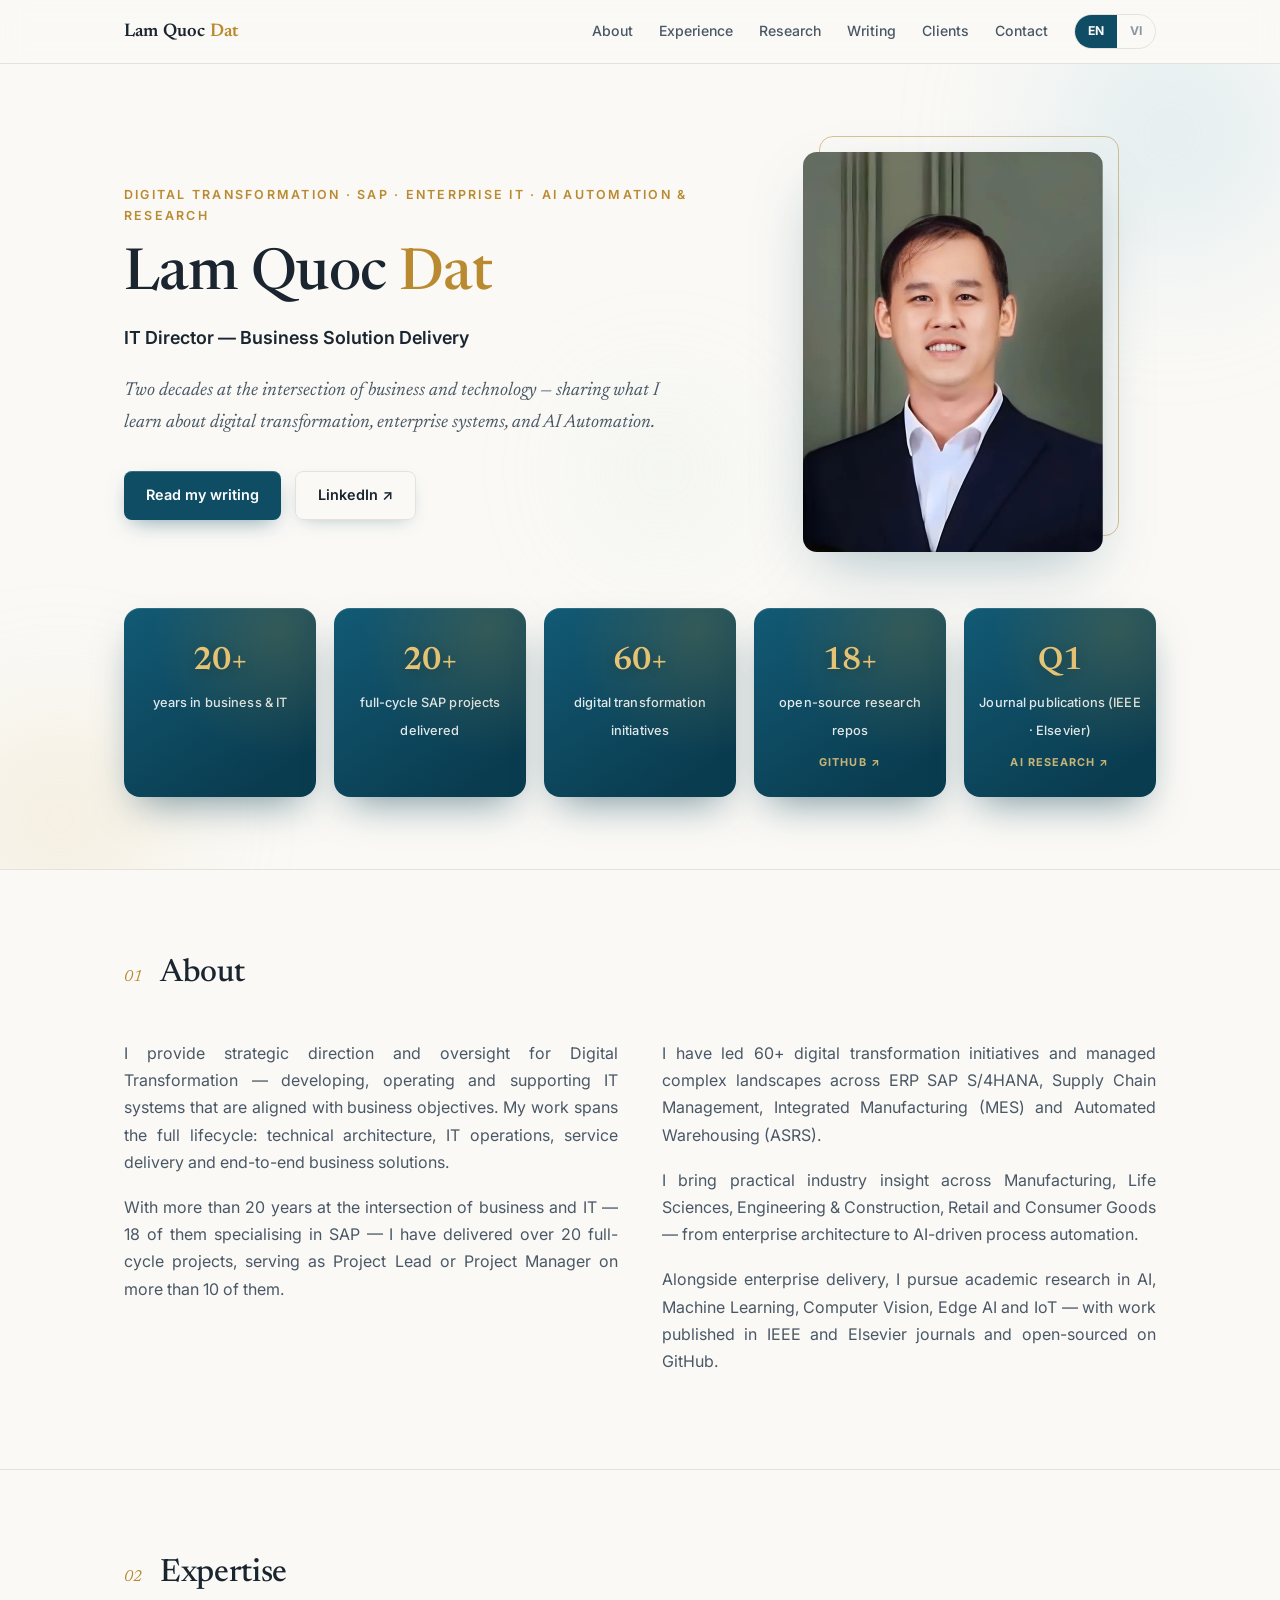
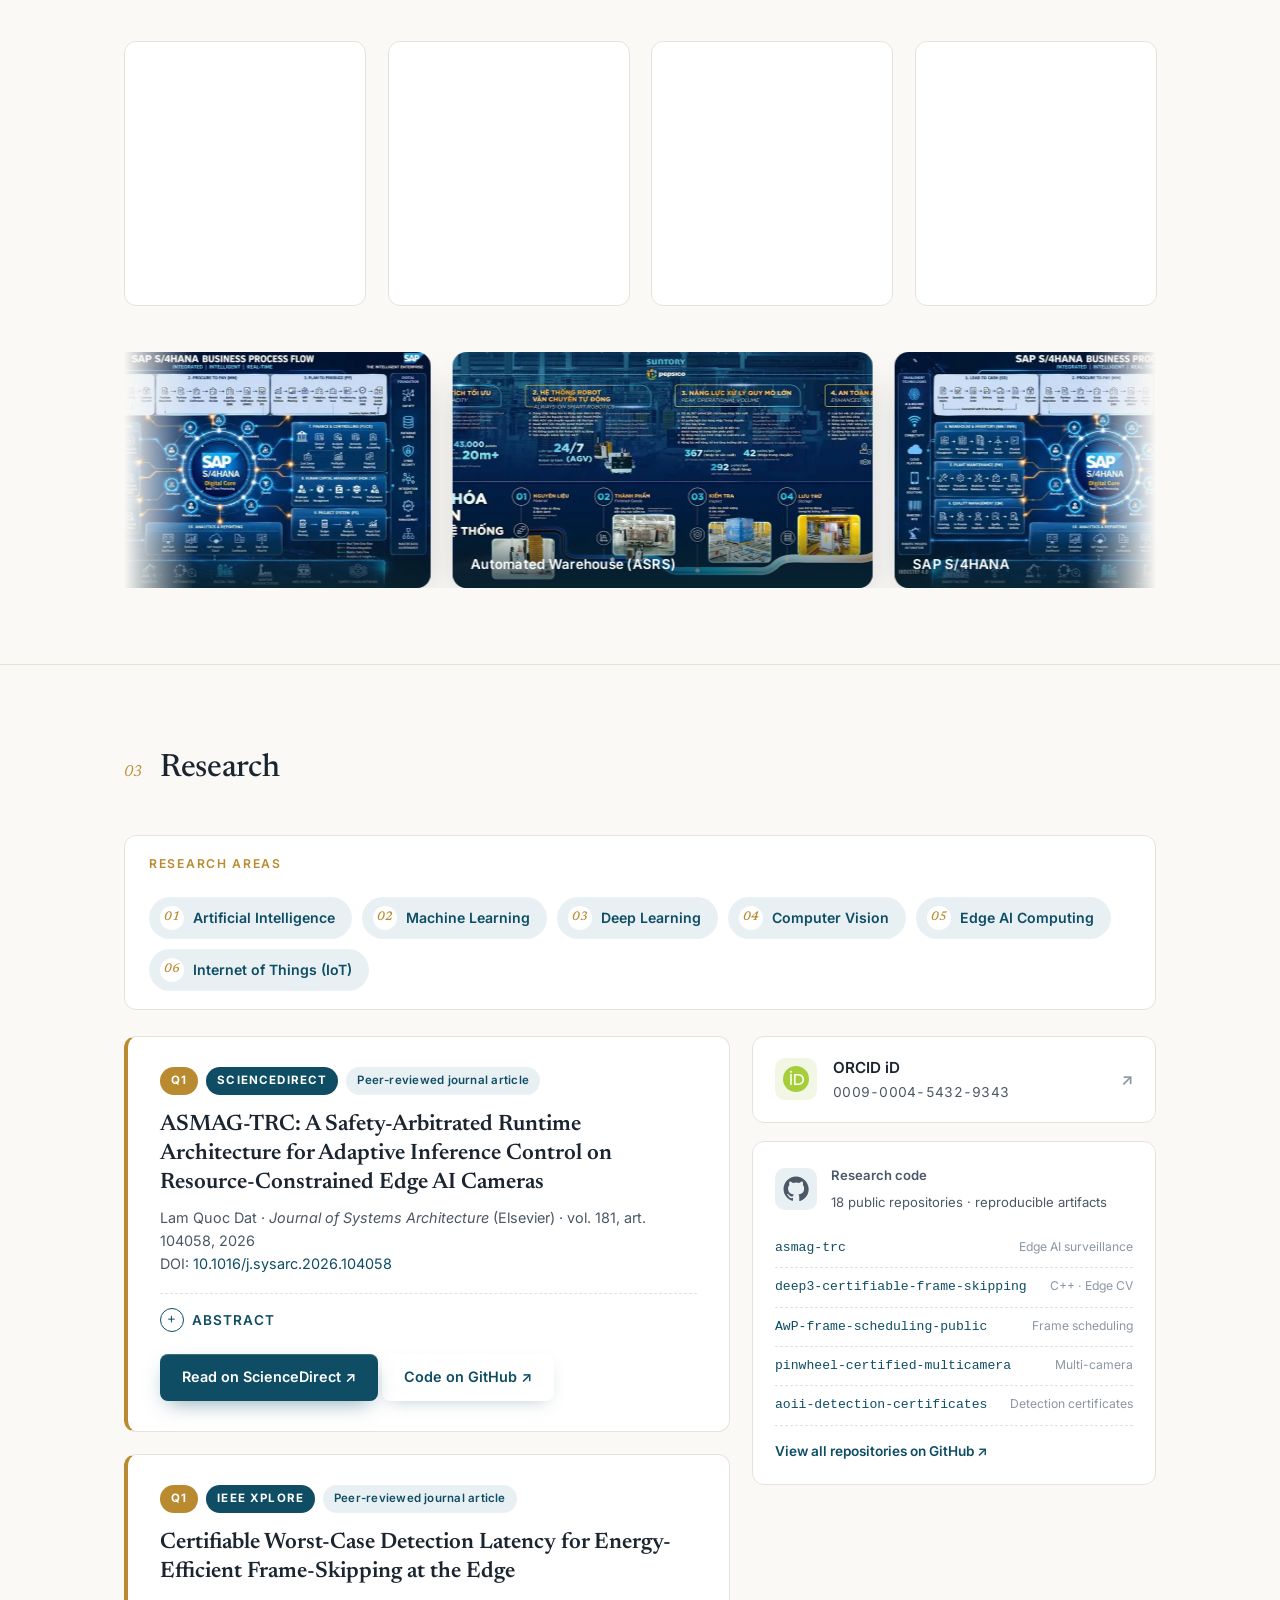
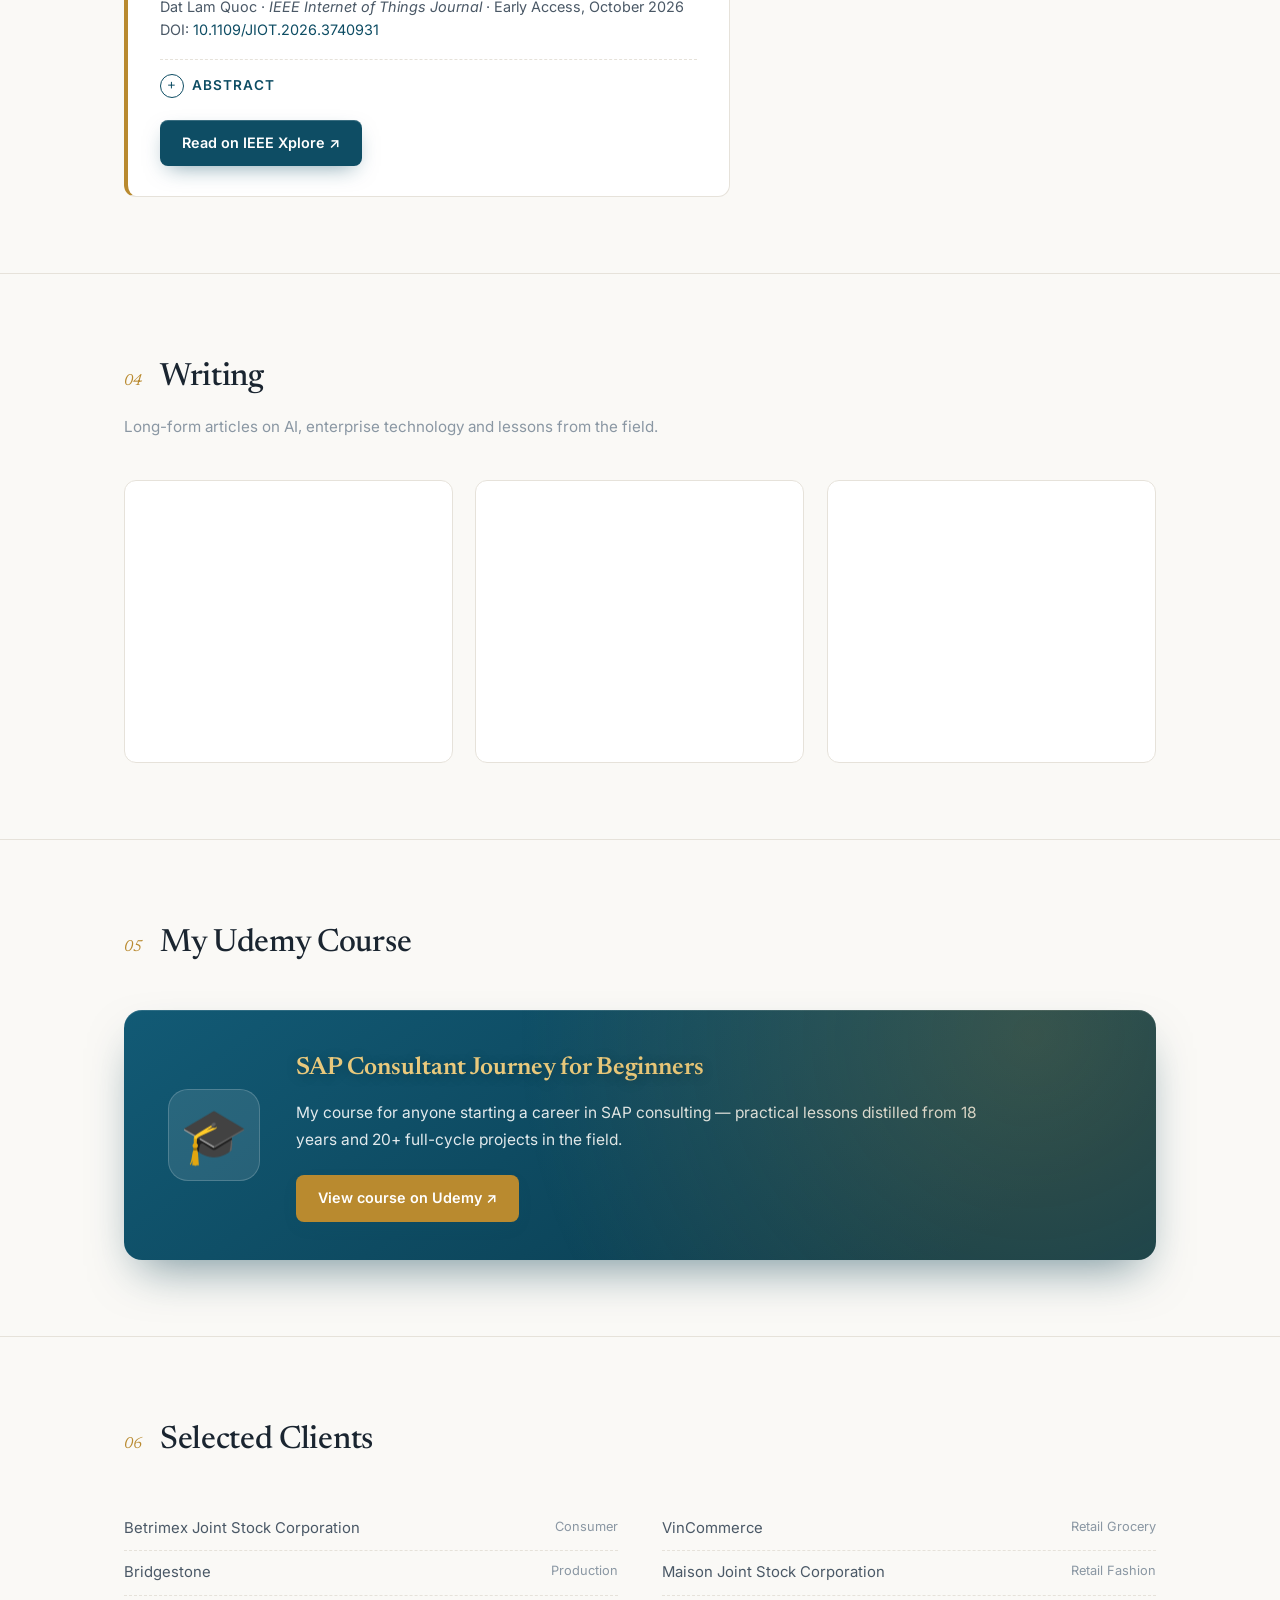
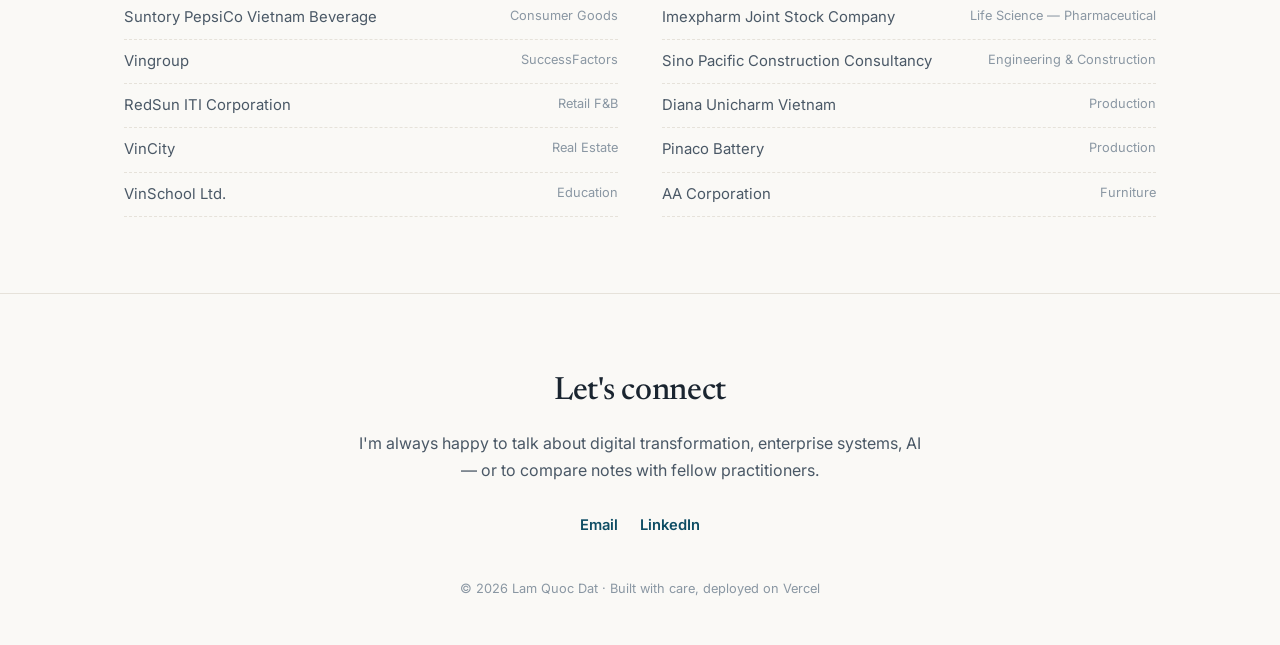
<file: index.html>
<!DOCTYPE html>
<html lang="en">
<head>
<meta charset="UTF-8">
<meta name="viewport" content="width=device-width, initial-scale=1.0">
<title>Lam Quoc Dat — IT Director · Digital Transformation & SAP</title>
<meta name="description" content="Lam Quoc Dat — IT Director, Business Solution Delivery. 20+ years in Digital Transformation, SAP S/4HANA, supply chain and manufacturing systems.">
<meta name="robots" content="index,follow">
<meta name="author" content="Lam Quoc Dat">
<!-- Khi có domain riêng: thay — -->
<link rel="canonical" href="https://lamquocdat.com/">
<meta property="og:type" content="profile">
<meta property="og:site_name" content="Lam Quoc Dat">
<meta property="og:title" content="Lam Quoc Dat — IT Director · Digital Transformation & SAP">
<meta property="og:description" content="20+ years in Digital Transformation, SAP S/4HANA, Supply Chain & Manufacturing systems. Writing on AI, technology and enterprise IT.">
<meta property="og:url" content="https://lamquocdat.com/">
<meta property="og:image" content="https://lamquocdat.com/og-cover.jpg">
<meta property="og:locale" content="en_US">
<meta property="og:locale:alternate" content="vi_VN">
<meta name="twitter:card" content="summary_large_image">
<meta name="twitter:title" content="Lam Quoc Dat — IT Director · Digital Transformation & SAP">
<meta name="twitter:description" content="20+ years in Digital Transformation, SAP S/4HANA, Supply Chain & Manufacturing. Writing on AI and enterprise IT.">
<link rel="icon" href="/favicon.ico" sizes="32x32">
<link rel="icon" href="data:image/svg+xml,%3Csvg xmlns='http://www.w3.org/2000/svg' viewBox='0 0 64 64'%3E%3Crect width='64' height='64' rx='13' fill='%230e4d64'/%3E%3Ctext x='32' y='43' font-family='Georgia,serif' font-size='28' fill='%23f0e6cf' text-anchor='middle'%3ELD%3C/text%3E%3C/svg%3E">
<script type="application/ld+json">
{
  "@context": "https://schema.org",
  "@type": "Person",
  "name": "Lam Quoc Dat",
  "jobTitle": "IT Director — Business Solution Delivery",
  "worksFor": {
    "@type": "Organization",
    "name": "Suntory PepsiCo Vietnam Beverage"
  },
  "email": "mailto:lamquocdat@gmail.com",
  "url": "https://lamquocdat.com/",
  "sameAs": [
    "https://www.linkedin.com/in/lam-quoc-dat-8890ab40/",
    "https://www.udemy.com/user/lam-quoc-dat-3/",
    "https://orcid.org/0009-0004-5432-9343",
    "https://github.com/lamquocdat01"
  ],
  "alumniOf": [
    {
      "@type": "CollegeOrUniversity",
      "name": "University of Economics Ho Chi Minh City"
    },
    {
      "@type": "CollegeOrUniversity",
      "name": "University of Natural Sciences Ho Chi Minh City"
    }
  ],
  "hasCredential": [
    {
      "@type": "EducationalOccupationalCredential",
      "name": "Project Management Professional (PMP), PMI USA"
    },
    {
      "@type": "EducationalOccupationalCredential",
      "name": "SAP Certified — Financials, Management Accounting"
    }
  ],
  "knowsAbout": [
    "Digital Transformation",
    "SAP S/4HANA",
    "Supply Chain Management",
    "Manufacturing Execution Systems",
    "Automated Warehousing",
    "Artificial Intelligence",
    "Project Management"
  ],
  "description": "IT Director specialising in digital transformation, SAP S/4HANA, supply chain and manufacturing systems, with 20+ years of delivery experience in Vietnam.",
  "image": "https://lamquocdat.com/og-cover.jpg",
  "workLocation": {
    "@type": "Place",
    "address": {
      "@type": "PostalAddress",
      "addressLocality": "Ho Chi Minh City",
      "addressCountry": "VN"
    }
  },
  "knowsLanguage": [
    "en",
    "vi"
  ]
}
</script>
<link rel="preconnect" href="https://fonts.googleapis.com">
<link rel="preconnect" href="https://fonts.gstatic.com" crossorigin>
<link href="https://fonts.googleapis.com/css2?family=Newsreader:ital,opsz,wght@0,6..72,300..700;1,6..72,300..600&family=Inter:wght@400;500;600;700&display=swap" rel="stylesheet">
<link rel="stylesheet" href="/styles.css">
</head>
<body>

<nav>
  <div class="nav-inner">
    <div class="brand">Lam Quoc <span>Dat</span></div>
    <div class="nav-right">
      <div class="nav-links">
        <a href="#about"><span class="en">About</span><span class="vi">Giới thiệu</span></a>
        <a href="#experience"><span class="en">Experience</span><span class="vi">Kinh nghiệm</span></a>
        <a href="#research"><span class="en">Research</span><span class="vi">Nghiên cứu</span></a>
        <a href="#writing"><span class="en">Writing</span><span class="vi">Bài viết</span></a>
        <a href="#clients"><span class="en">Clients</span><span class="vi">Khách hàng</span></a>
        <a href="#contact"><span class="en">Contact</span><span class="vi">Liên hệ</span></a>
      </div>
      <div class="lang-switch" role="group" aria-label="Language">
        <button id="btn-en" class="active" onclick="setLang('en')">EN</button>
        <button id="btn-vi" onclick="setLang('vi')">VI</button>
      </div>
      <button class="menu-btn" aria-label="Menu" aria-expanded="false" onclick="toggleMenu()">
        <svg viewBox="0 0 24 24"><path d="M4 7h16M4 12h16M4 17h16"/></svg>
      </button>
    </div>
  </div>
  <div class="mobile-menu" id="mobileMenu">
    <a href="#about"><span class="en">About</span><span class="vi">Giới thiệu</span></a>
    <a href="#experience"><span class="en">Experience</span><span class="vi">Kinh nghiệm</span></a>
    <a href="#research"><span class="en">Research</span><span class="vi">Nghiên cứu</span></a>
    <a href="#writing"><span class="en">Writing</span><span class="vi">Bài viết</span></a>
    <a href="#clients"><span class="en">Clients</span><span class="vi">Khách hàng</span></a>
    <a href="#contact"><span class="en">Contact</span><span class="vi">Liên hệ</span></a>
  </div>
</nav>

<header class="hero">
  <div class="orb orb-1"></div><div class="orb orb-2"></div><div class="orb orb-3"></div>
  <div class="wrap">
    <div class="hero-grid">
      <div>
        <div class="kicker hero-in" style="--d:60ms">
          <span class="en">Digital Transformation · SAP · Enterprise IT · AI Automation &amp; Research</span>
          <span class="vi">Chuyển đổi số · SAP · CNTT Doanh nghiệp · Tự động hóa &amp; Nghiên cứu AI</span>
        </div>
        <h1 class="hero-in" style="--d:180ms">Lam Quoc <span class="shimmer">Dat</span></h1>
        <p class="role hero-in" style="--d:300ms">
          <span class="en"><strong>IT Director — Business Solution Delivery</strong></span>
          <span class="vi"><strong>Giám đốc CNTT — Triển khai Giải pháp Kinh doanh</strong></span>
        </p>
        <p class="tagline hero-in" style="--d:420ms">
          <span class="en">Two decades at the intersection of business and technology — sharing what I learn about digital transformation, enterprise systems, and AI Automation.</span>
          <span class="vi">Hai thập kỷ ở giao điểm giữa kinh doanh và công nghệ — chia sẻ những gì tôi học được về chuyển đổi số, hệ thống doanh nghiệp và tự động hóa bằng AI.</span>
        </p>
        <div class="cta-row hero-in" style="--d:540ms">
          <a class="btn btn-primary" href="#writing"><span class="en">Read my writing</span><span class="vi">Đọc bài viết</span></a>
          <a class="btn btn-ghost" href="https://www.linkedin.com/in/lam-quoc-dat-8890ab40/" target="_blank" rel="noopener">LinkedIn ↗</a>
        </div>
      </div>
      <div class="portrait-wrap hero-pic">
        <div class="tilt" data-tilt data-tilt-max="10">
          <img class="portrait" src="/img/portrait.webp" width="600" height="800" alt="Portrait of Lam Quoc Dat" fetchpriority="high" decoding="async">
          <div class="glare"></div>
        </div>
      </div>
    </div>
    <div class="stats stats-5">
      <div class="stat" style="--d:0ms"><b>20+</b><span><span class="en">years in business &amp; IT</span><span class="vi">năm kinh nghiệm kinh doanh &amp; CNTT</span></span></div>
      <div class="stat" style="--d:90ms"><b>20+</b><span><span class="en">full-cycle SAP projects delivered</span><span class="vi">dự án SAP trọn vòng đời</span></span></div>
      <div class="stat" style="--d:180ms"><b>60+</b><span><span class="en">digital transformation initiatives</span><span class="vi">sáng kiến chuyển đổi số</span></span></div>
      <a class="stat stat-link" style="--d:270ms" href="#research"><b>18+</b><span><span class="en">open-source research repos</span><span class="vi">kho mã nghiên cứu mở</span></span><i class="stat-tag">GitHub ↗</i></a>
      <a class="stat stat-link" style="--d:360ms" href="#research"><b>Q1</b><span><span class="en">Journal publications (IEEE · Elsevier)</span><span class="vi">Bài báo tạp chí (IEEE · Elsevier)</span></span><i class="stat-tag">AI Research ↗</i></a>
    </div>
  </div>
</header>

<section id="about">
  <div class="wrap">
    <div class="sec-head"><span class="sec-num">01</span><h2><span class="en">About</span><span class="vi">Giới thiệu</span></h2></div>
    <div class="about-grid">
      <div>
        <p><span class="en">I provide strategic direction and oversight for Digital Transformation — developing, operating and supporting IT systems that are aligned with business objectives. My work spans the full lifecycle: technical architecture, IT operations, service delivery and end-to-end business solutions.</span>
        <span class="vi">Tôi định hướng chiến lược và giám sát toàn diện quá trình Chuyển đổi số — phát triển, vận hành và hỗ trợ các hệ thống CNTT gắn liền với mục tiêu kinh doanh. Công việc bao trùm trọn vòng đời: kiến trúc kỹ thuật, vận hành CNTT, cung cấp dịch vụ và các giải pháp kinh doanh trọn gói.</span></p>
        <p><span class="en">With more than 20 years at the intersection of business and IT — 18 of them specialising in SAP — I have delivered over 20 full-cycle projects, serving as Project Lead or Project Manager on more than 10 of them.</span>
        <span class="vi">Với hơn 20 năm ở giao điểm giữa kinh doanh và CNTT — trong đó 18 năm chuyên sâu về SAP — tôi đã triển khai hơn 20 dự án trọn vòng đời, đảm nhận vai trò Trưởng dự án hoặc Giám đốc dự án ở hơn 10 dự án.</span></p>
      </div>
      <div>
        <p><span class="en">I have led 60+ digital transformation initiatives and managed complex landscapes across ERP SAP S/4HANA, Supply Chain Management, Integrated Manufacturing (MES) and Automated Warehousing (ASRS).</span>
        <span class="vi">Tôi đã dẫn dắt hơn 60 sáng kiến chuyển đổi số và quản lý các hệ thống phức tạp: ERP SAP S/4HANA, Quản lý chuỗi cung ứng, Sản xuất tích hợp (MES) và Kho tự động (ASRS).</span></p>
        <p><span class="en">I bring practical industry insight across Manufacturing, Life Sciences, Engineering &amp; Construction, Retail and Consumer Goods — from enterprise architecture to AI-driven process automation.</span>
        <span class="vi">Tôi mang đến hiểu biết thực tiễn sâu rộng trong các ngành Sản xuất, Dược phẩm, Xây dựng, Bán lẻ và Hàng tiêu dùng — từ kiến trúc doanh nghiệp đến tự động hóa quy trình bằng AI.</span></p>
        <p><span class="en">Alongside enterprise delivery, I pursue academic research in AI, Machine Learning, Computer Vision, Edge AI and IoT — with work published in IEEE and Elsevier journals and open-sourced on GitHub.</span>
        <span class="vi">Song song với công việc doanh nghiệp, tôi nghiên cứu học thuật về AI, Học máy, Thị giác máy tính, Edge AI và IoT — với công bố trên các tạp chí IEEE, Elsevier và mã nguồn mở trên GitHub.</span></p>
      </div>
    </div>
  </div>
</section>

<section id="expertise">
  <div class="wrap">
    <div class="sec-head"><span class="sec-num">02</span><h2><span class="en">Expertise</span><span class="vi">Chuyên môn</span></h2></div>
    <div class="chip-groups">
      <div class="chip-group">
        <h3><span class="en">Enterprise Systems</span><span class="vi">Hệ thống doanh nghiệp</span></h3>
        <div class="chips"><span class="chip">SAP S/4HANA</span><span class="chip">SAP FI/CO</span><span class="chip">SuccessFactors</span><span class="chip"><span class="en">Supply Chain Management</span><span class="vi">Quản lý chuỗi cung ứng</span></span></div>
      </div>
      <div class="chip-group">
        <h3><span class="en">Manufacturing &amp; Operations</span><span class="vi">Sản xuất &amp; Vận hành</span></h3>
        <div class="chips"><span class="chip">MES</span><span class="chip"><span class="en">Automated Warehousing (ASRS)</span><span class="vi">Kho tự động (ASRS)</span></span><span class="chip"><span class="en">Integrated Manufacturing</span><span class="vi">Sản xuất tích hợp</span></span></div>
      </div>
      <div class="chip-group">
        <h3><span class="en">Leadership &amp; Delivery</span><span class="vi">Lãnh đạo &amp; Triển khai</span></h3>
        <div class="chips"><span class="chip"><span class="en">Digital Transformation</span><span class="vi">Chuyển đổi số</span></span><span class="chip"><span class="en">Project Management (PMP)</span><span class="vi">Quản lý dự án (PMP)</span></span><span class="chip"><span class="en">Technical Architecture</span><span class="vi">Kiến trúc kỹ thuật</span></span><span class="chip"><span class="en">IT Strategy</span><span class="vi">Chiến lược CNTT</span></span></div>
      </div>
      <div class="chip-group">
        <h3><span class="en">Exploring &amp; Writing About</span><span class="vi">Đang khám phá &amp; viết về</span></h3>
        <div class="chips"><span class="chip"><span class="en">AI &amp; Machine Learning</span><span class="vi">AI &amp; Học máy</span></span><span class="chip"><span class="en">Predictive Models</span><span class="vi">Mô hình dự đoán</span></span><span class="chip"><span class="en">Data-driven Operations</span><span class="vi">Vận hành dựa trên dữ liệu</span></span></div>
      </div>
    </div>
    <div class="gallery" aria-label="Project gallery">
      <div class="g-track">
        <div class="g-item img-sap"><img src="/img/sap.webp" width="840" height="472" loading="lazy" decoding="async" alt="SAP S/4HANA implementation project led by Lam Quoc Dat"><div class="g-cap">SAP S/4HANA</div></div>
        <div class="g-item img-wh"><img src="/img/warehouse.webp" width="840" height="472" loading="lazy" decoding="async" alt="Automated warehouse (ASRS) system project led by Lam Quoc Dat"><div class="g-cap"><span class="en">Automated Warehouse (ASRS)</span><span class="vi">Kho tự động (ASRS)</span></div></div>
        <div class="g-item img-sap"><img src="/img/sap.webp" width="840" height="472" loading="lazy" decoding="async" alt="" aria-hidden="true"><div class="g-cap">SAP S/4HANA</div></div>
        <div class="g-item img-wh"><img src="/img/warehouse.webp" width="840" height="472" loading="lazy" decoding="async" alt="" aria-hidden="true"><div class="g-cap"><span class="en">Automated Warehouse (ASRS)</span><span class="vi">Kho tự động (ASRS)</span></div></div>
        <div class="g-item img-sap"><img src="/img/sap.webp" width="840" height="472" loading="lazy" decoding="async" alt="" aria-hidden="true"><div class="g-cap">SAP S/4HANA</div></div>
        <div class="g-item img-wh"><img src="/img/warehouse.webp" width="840" height="472" loading="lazy" decoding="async" alt="" aria-hidden="true"><div class="g-cap"><span class="en">Automated Warehouse (ASRS)</span><span class="vi">Kho tự động (ASRS)</span></div></div>
        <div class="g-item img-sap"><img src="/img/sap.webp" width="840" height="472" loading="lazy" decoding="async" alt="" aria-hidden="true"><div class="g-cap">SAP S/4HANA</div></div>
        <div class="g-item img-wh"><img src="/img/warehouse.webp" width="840" height="472" loading="lazy" decoding="async" alt="" aria-hidden="true"><div class="g-cap"><span class="en">Automated Warehouse (ASRS)</span><span class="vi">Kho tự động (ASRS)</span></div></div>
      </div>
    </div>
  </div>
</section>

<section id="experience">
  <div class="wrap">
    <a class="back-link" href="#home"><span class="en">← Back to home</span><span class="vi">← Về trang chủ</span></a>
    <div class="sec-head"><h2><span class="en">Experience</span><span class="vi">Kinh nghiệm</span></h2></div>
    <div class="timeline">
      <div class="t-item">
        <div class="t-date"><span class="en">Oct 2020 — Present</span><span class="vi">10/2020 — Hiện tại</span></div>
        <h3><span class="en">Director of Information Technology</span><span class="vi">Giám đốc Công nghệ Thông tin</span></h3>
        <div class="t-org">Suntory PepsiCo Vietnam Beverage · <span class="en">Full-time</span><span class="vi">Toàn thời gian</span></div>
        <p><span class="en">Leading digital transformation and the full IT landscape — ERP, supply chain, integrated manufacturing and automated warehousing — for one of Vietnam's largest beverage companies.</span>
        <span class="vi">Dẫn dắt chuyển đổi số và toàn bộ hệ thống CNTT — ERP, chuỗi cung ứng, sản xuất tích hợp và kho tự động — cho một trong những công ty nước giải khát lớn nhất Việt Nam.</span></p>
      </div>
      <div class="t-item">
        <div class="t-date"><span class="en">May 2018 — Oct 2020</span><span class="vi">05/2018 — 10/2020</span></div>
        <h3><span class="en">Manager</span><span class="vi">Quản lý</span></h3>
        <div class="t-org">Deloitte · <span class="en">Vietnam</span><span class="vi">Việt Nam</span></div>
        <p><span class="en">Consulting on enterprise systems and transformation programs for clients across consumer goods, retail, real estate, education and life sciences.</span>
        <span class="vi">Tư vấn hệ thống doanh nghiệp và các chương trình chuyển đổi cho khách hàng trong ngành hàng tiêu dùng, bán lẻ, bất động sản, giáo dục và dược phẩm.</span></p>
      </div>
      <div class="t-item">
        <div class="t-date"><span class="en">May 2010 — May 2018</span><span class="vi">05/2010 — 05/2018</span></div>
        <h3><span class="en">Consulting Manager</span><span class="vi">Quản lý Tư vấn</span></h3>
        <div class="t-org">TDI APJ · <span class="en">Vietnam</span><span class="vi">Việt Nam</span></div>
        <p><span class="en">Delivered SAP implementations end-to-end as project lead across manufacturing, pharmaceuticals, construction and logistics.</span>
        <span class="vi">Triển khai trọn gói các dự án SAP trong vai trò trưởng dự án cho các ngành sản xuất, dược phẩm, xây dựng và logistics.</span></p>
      </div>
    </div>

    <div class="sec-head sub-sec"><h2><span class="en">Education &amp; Certifications</span><span class="vi">Học vấn &amp; Chứng chỉ</span></h2></div>
    <div class="edu-grid">
      <div class="edu">
        <h3><span class="en">University of Economics Ho Chi Minh City</span><span class="vi">Đại học Kinh tế TP.HCM</span></h3>
        <p><span class="en">Bachelor's degree, Business Administration · 2006 – 2009</span><span class="vi">Cử nhân Quản trị Kinh doanh · 2006 – 2009</span></p>
      </div>
      <div class="edu">
        <h3><span class="en">University of Natural Sciences Ho Chi Minh City</span><span class="vi">Đại học Khoa học Tự nhiên TP.HCM</span></h3>
        <p><span class="en">Bachelor's degree, Mathematics &amp; Information · 2001 – 2005</span><span class="vi">Cử nhân Toán – Tin học · 2001 – 2005</span></p>
      </div>
    </div>
    <div class="certs">
      <span class="cert">PMP — Project Management Professional, PMI USA</span>
      <span class="cert">SAP Certified — Financials · Management Accounting</span>
      <span class="cert">IT Management Skills (ITMS)</span>
    </div>
  </div>
</section>

<section id="research">
  <div class="wrap">
    <div class="sec-head"><span class="sec-num">03</span><h2><span class="en">Research</span><span class="vi">Nghiên cứu</span></h2></div>

    <div class="research-areas">
      <div class="ra-label"><span class="en">Research areas</span><span class="vi">Lĩnh vực nghiên cứu</span></div>
      <div class="ra-chips">
        <span class="ra-chip"><i>01</i>Artificial Intelligence</span>
        <span class="ra-chip"><i>02</i>Machine Learning</span>
        <span class="ra-chip"><i>03</i>Deep Learning</span>
        <span class="ra-chip"><i>04</i>Computer Vision</span>
        <span class="ra-chip"><i>05</i>Edge AI Computing</span>
        <span class="ra-chip"><i>06</i>Internet of Things (IoT)</span>
      </div>
    </div>

    <div class="research-grid">
      <div class="pub-stack">
      <article class="pub-card">
        <div class="pub-badges">
          <span class="pub-badge pub-badge-q1">Q1</span>
          <span class="pub-badge">ScienceDirect</span>
          <span class="pub-badge pub-badge-soft"><span class="en">Peer-reviewed journal article</span><span class="vi">Bài báo tạp chí phản biện</span></span>
        </div>
        <h3><a href="https://doi.org/10.1016/j.sysarc.2026.104058" target="_blank" rel="noopener">ASMAG-TRC: A Safety-Arbitrated Runtime Architecture for Adaptive Inference Control on Resource-Constrained Edge AI Cameras</a></h3>
        <div class="pub-meta">Lam Quoc Dat · <em>Journal of Systems Architecture</em> (Elsevier) · <span class="en">vol. 181, art. 104058, 2026</span><span class="vi">tập 181, bài số 104058, 2026</span><br>DOI: <a href="https://doi.org/10.1016/j.sysarc.2026.104058" target="_blank" rel="noopener">10.1016/j.sysarc.2026.104058</a></div>
        <details class="pub-abstract">
          <summary><span class="en">Abstract</span><span class="vi">Tóm tắt</span></summary>
          <p>Real-time edge AI cameras must run deep-learning detectors locally under strict latency, compute, and energy budgets. Detecting on every frame wastes energy on redundant fixed-camera video, yet naive frame-skipping risks missing safety-critical events. This paper presents ASMAG-TRC, a runtime inference-control architecture that decouples when to run a detector from how to accelerate it, composable with accelerators like quantization and TensorRT. The architecture combines a lightweight motion-proposal layer; a controller hierarchy selecting a per-frame mode (detect, reuse, estimate, or fallback); a pure-function safety-arbitration layer whose three deterministic rule-based invariants, exhaustively checked over their finite input domain, protect event-critical frames without shared mutable state; and a persistent-motion circuit breaker that bounds worst-case energy under sustained activity. We evaluate on four datasets (CDnet2014, BMC, LASIESTA, VIRAT; 131 videos) and on an NVIDIA Jetson Orin Nano with real INA3221 power measurement under a version-pinned stack. On CDnet2014 the guarded controller attains the best accuracy-efficiency score (AE = 0.835) at 43% activation, cutting energy per frame by 36% while improving Event F1 from 0.669 to 0.695; on BMC it reaches Event F1 0.946, surpassing always-on detection (0.938). On the Jetson it cuts energy per frame by 47.5% at 4.5x throughput across all 53 CDnet2014 videos; the circuit breaker holds worst-case high-motion energy below the always-on baseline (328 vs 362 mJ/frame); and with TensorRT FP16 it sustains 130.8 FPS at a 60% energy reduction (351 to 140 mJ), a 2.5x battery-lifetime extension. A 37-hour live deployment confirms 1.62 ms gate overhead; an MIT-licensed implementation is released.</p>
        </details>
        <div class="pub-actions">
          <a class="btn btn-primary" href="https://doi.org/10.1016/j.sysarc.2026.104058" target="_blank" rel="noopener"><span class="en">Read on ScienceDirect ↗</span><span class="vi">Đọc trên ScienceDirect ↗</span></a>
          <a class="btn" href="https://github.com/lamquocdat01/asmag-trc" target="_blank" rel="noopener"><span class="en">Code on GitHub ↗</span><span class="vi">Mã nguồn trên GitHub ↗</span></a>
        </div>
      </article>

      <article class="pub-card">
        <div class="pub-badges">
          <span class="pub-badge pub-badge-q1">Q1</span>
          <span class="pub-badge">IEEE Xplore</span>
          <span class="pub-badge pub-badge-soft"><span class="en">Peer-reviewed journal article</span><span class="vi">Bài báo tạp chí phản biện</span></span>
        </div>
        <h3><a href="https://ieeexplore.ieee.org/document/11721175" target="_blank" rel="noopener">Certifiable Worst-Case Detection Latency for Energy-Efficient Frame-Skipping at the Edge</a></h3>
        <div class="pub-meta">Dat Lam Quoc · <em>IEEE Internet of Things Journal</em> · <span class="en">Early Access, October 2026</span><span class="vi">Early Access, 10/2026</span><br>DOI: <a href="https://doi.org/10.1109/JIOT.2026.3740931" target="_blank" rel="noopener">10.1109/JIOT.2026.3740931</a></div>
        <details class="pub-abstract">
          <summary><span class="en">Abstract</span><span class="vi">Tóm tắt</span></summary>
          <p>Edge video-analytics systems on Internet-of-Things devices skip the detector on most frames to save energy, but never bound how long a real event can go undetected: they are validated empirically, never certified. We give a framework that makes “safe to skip” provable. We derive a deterministic worst-case bound on missed-event latency for any refresh-bounded policy; we characterize the stochastic latency law under random event phase, uniform latency with a distribution-free miss probability set by the measured duration law, and show surveillance durations are heavy-tailed, so mean-based closed forms badly mispredict misses; and we prove an energy–miss frontier on which periodic refresh is the optimal oblivious policy, pricing certifiability as the energy to guarantee events above a chosen duration. The random-phase assumption can be enforced rather than assumed: a randomized-phase refresh makes the law hold by construction even against adversarially synchronized events, and dependence-robust budgets replace independence. On 121 videos across three datasets the theory holds, and a one-frame off-by-one leaks the certificate exactly where theory predicts, restored by a hard refresh. A deployed motion gate’s advantage at equal energy is marginal and alignment-dependent; we give the correlation threshold a content-aware gate must clear, and find gains obey an alignment–density law from 76% to 1% event density. Measurements across platforms show the energy ratio κ belongs to the stack, not the silicon, spanning 5.9 to 66 on a single board and reaching 269 on a microcontroller, where a platform floor caps absolute savings near 25%, setting the price of certifiability.</p>
        </details>
        <div class="pub-actions">
          <a class="btn btn-primary" href="https://ieeexplore.ieee.org/document/11721175" target="_blank" rel="noopener"><span class="en">Read on IEEE Xplore ↗</span><span class="vi">Đọc trên IEEE Xplore ↗</span></a>
        </div>
      </article>
      </div>

      <div class="research-side">
        <a class="id-card" href="https://orcid.org/0009-0004-5432-9343" target="_blank" rel="noopener">
          <span class="id-ic id-orcid" aria-hidden="true"><svg viewBox="0 0 256 256"><circle cx="128" cy="128" r="128" fill="#a6ce39"/><path fill="#fff" d="M86.3 186.2H70.9V79.1h15.4v107.1zM108.9 79.1h41.6c39.6 0 57 28.3 57 53.6 0 27.5-21.5 53.6-56.8 53.6h-41.8V79.1zm15.4 93.3h24.5c34.9 0 42.9-26.5 42.9-39.7 0-21.5-13.7-39.7-43.7-39.7h-23.7v79.4zM88.7 56.8c0 5.5-4.5 10.1-10.1 10.1s-10.1-4.6-10.1-10.1c0-5.6 4.5-10.1 10.1-10.1s10.1 4.6 10.1 10.1z"/></svg></span>
          <span class="id-body">
            <b>ORCID iD</b>
            <span>0009-0004-5432-9343</span>
          </span>
          <span class="id-arrow">↗</span>
        </a>

        <div class="repo-card">
          <div class="repo-head">
            <span class="id-ic id-github" aria-hidden="true"><svg viewBox="0 0 24 24"><path fill="currentColor" d="M12 .5C5.7.5.5 5.7.5 12c0 5.1 3.3 9.4 7.9 10.9.6.1.8-.3.8-.6v-2c-3.2.7-3.9-1.4-3.9-1.4-.5-1.3-1.3-1.7-1.3-1.7-1-.7.1-.7.1-.7 1.2.1 1.8 1.2 1.8 1.2 1 1.8 2.7 1.3 3.4 1 .1-.8.4-1.3.7-1.6-2.6-.3-5.3-1.3-5.3-5.7 0-1.3.5-2.3 1.2-3.1-.1-.3-.5-1.5.1-3.1 0 0 1-.3 3.2 1.2a11 11 0 0 1 5.8 0c2.2-1.5 3.2-1.2 3.2-1.2.6 1.6.2 2.8.1 3.1.8.8 1.2 1.8 1.2 3.1 0 4.4-2.7 5.4-5.3 5.7.4.4.8 1.1.8 2.2v3.2c0 .3.2.7.8.6 4.6-1.5 7.9-5.8 7.9-10.9C23.5 5.7 18.3.5 12 .5z"/></svg></span>
            <div>
              <b><span class="en">Research code</span><span class="vi">Mã nguồn nghiên cứu</span></b>
              <span><span class="en">18 public repositories · reproducible artifacts</span><span class="vi">18 kho mã công khai · artifact tái lập được</span></span>
            </div>
          </div>
          <ul class="repo-list">
            <li><a href="https://github.com/lamquocdat01/asmag-trc" target="_blank" rel="noopener">asmag-trc</a><em>Edge AI surveillance</em></li>
            <li><a href="https://github.com/lamquocdat01/deep3-certifiable-frame-skipping" target="_blank" rel="noopener">deep3-certifiable-frame-skipping</a><em>C++ · Edge CV</em></li>
            <li><a href="https://github.com/lamquocdat01/AwP-frame-scheduling-public" target="_blank" rel="noopener">AwP-frame-scheduling-public</a><em>Frame scheduling</em></li>
            <li><a href="https://github.com/lamquocdat01/pinwheel-certified-multicamera" target="_blank" rel="noopener">pinwheel-certified-multicamera</a><em>Multi-camera</em></li>
            <li><a href="https://github.com/lamquocdat01/aoii-detection-certificates" target="_blank" rel="noopener">aoii-detection-certificates</a><em>Detection certificates</em></li>
          </ul>
          <a class="repo-all" href="https://github.com/lamquocdat01?tab=repositories" target="_blank" rel="noopener"><span class="en">View all repositories on GitHub ↗</span><span class="vi">Xem tất cả kho mã trên GitHub ↗</span></a>
        </div>
      </div>
    </div>
  </div>
</section>

<section id="writing">
  <div class="wrap">
    <div class="sec-head"><span class="sec-num">04</span><h2><span class="en">Writing</span><span class="vi">Bài viết</span></h2></div>
    <p class="sec-sub"><span class="en">Long-form articles on AI, enterprise technology and lessons from the field.</span>
    <span class="vi">Các bài viết chuyên sâu về AI, công nghệ doanh nghiệp và bài học thực tiễn.</span></p>
    <div class="post-grid">
      <article class="post">
        <div class="post-tag">AI · Machine Learning</div>
        <h3><a href="https://www.linkedin.com/pulse/%C4%91i-t%C3%ACm-m%E1%BB%A9c-tr%E1%BA%A7n-c%E1%BB%A7a-m%E1%BB%99t-m%C3%B4-h%C3%ACnh-d%E1%BB%B1-%C4%91o%C3%A1n-khi-ai-h%E1%BB%8Dc-%E1%BB%9F-nh%C3%A0-lam-quoc-dat-ykuwc/" target="_blank" rel="noopener">Đi tìm mức trần của một mô hình dự đoán — khi AI học ở nhà</a></h3>
        <p><span class="en">How good can a prediction model get? A self-taught AI journey at home, and what it teaches about the limits of data.</span>
        <span class="vi">Một mô hình dự đoán có thể tốt đến đâu? Hành trình tự học AI tại nhà và bài học về giới hạn của dữ liệu.</span></p>
        <div class="post-meta"><span>LinkedIn</span><a class="read" href="https://www.linkedin.com/pulse/%C4%91i-t%C3%ACm-m%E1%BB%A9c-tr%E1%BA%A7n-c%E1%BB%A7a-m%E1%BB%99t-m%C3%B4-h%C3%ACnh-d%E1%BB%B1-%C4%91o%C3%A1n-khi-ai-h%E1%BB%8Dc-%E1%BB%9F-nh%C3%A0-lam-quoc-dat-ykuwc/" target="_blank" rel="noopener"><span class="en">Read →</span><span class="vi">Đọc →</span></a></div>
      </article>
      <article class="post">
        <div class="post-tag">Data · AI</div>
        <h3><a href="https://www.linkedin.com/pulse/%C4%91i-t%C3%ACm-insight-t%E1%BB%AB-d%E1%BB%AF-li%E1%BB%87u-%C4%91%E1%BA%BFn-m%E1%BB%99t-h%E1%BB%87-th%E1%BB%91ng-d%E1%BB%B1-%C4%91o%C3%A1n-kh%C3%A1ch-lam-quoc-dat-lcgoc/" target="_blank" rel="noopener">Đi tìm insight — từ dữ liệu đến một hệ thống dự đoán khách hàng</a></h3>
        <p><span class="en">From raw data to a working customer-prediction system: how insight actually emerges when you build it yourself.</span>
        <span class="vi">Từ dữ liệu thô đến một hệ thống dự đoán khách hàng hoàn chỉnh: insight thực sự xuất hiện như thế nào khi tự tay xây dựng.</span></p>
        <div class="post-meta"><span>LinkedIn</span><a class="read" href="https://www.linkedin.com/pulse/%C4%91i-t%C3%ACm-insight-t%E1%BB%AB-d%E1%BB%AF-li%E1%BB%87u-%C4%91%E1%BA%BFn-m%E1%BB%99t-h%E1%BB%87-th%E1%BB%91ng-d%E1%BB%B1-%C4%91o%C3%A1n-kh%C3%A1ch-lam-quoc-dat-lcgoc/" target="_blank" rel="noopener"><span class="en">Read →</span><span class="vi">Đọc →</span></a></div>
      </article>
      <article class="post">
        <div class="post-tag">AI · Computer Vision</div>
        <h3><a href="https://www.linkedin.com/pulse/t%C3%B4i-%C4%91%C3%A3-b%E1%BB%8F-6-th%C3%A1ng-%C4%91%E1%BB%83-build-m%E1%BB%99t-h%E1%BB%87-th%E1%BB%91ng-camera-ai-t%E1%BB%AB-%C4%91%E1%BA%A7u-lam-quoc-dat-xyasc/" target="_blank" rel="noopener">Tôi đã bỏ 6 tháng để build một hệ thống camera AI từ đầu</a></h3>
        <p><span class="en">Six months building an AI camera system from scratch — the architecture, the dead ends, and what finally worked.</span>
        <span class="vi">Sáu tháng xây dựng hệ thống camera AI từ con số không — kiến trúc, những ngõ cụt, và điều cuối cùng đã hiệu quả.</span></p>
        <div class="post-meta"><span>LinkedIn</span><a class="read" href="https://www.linkedin.com/pulse/t%C3%B4i-%C4%91%C3%A3-b%E1%BB%8F-6-th%C3%A1ng-%C4%91%E1%BB%83-build-m%E1%BB%99t-h%E1%BB%87-th%E1%BB%91ng-camera-ai-t%E1%BB%AB-%C4%91%E1%BA%A7u-lam-quoc-dat-xyasc/" target="_blank" rel="noopener"><span class="en">Read →</span><span class="vi">Đọc →</span></a></div>
      </article>
    </div>
  </div>
</section>

<section id="course">
  <div class="wrap">
    <div class="sec-head"><span class="sec-num">05</span><h2><span class="en">My Udemy Course</span><span class="vi">Khóa học Udemy của tôi</span></h2></div>
    <div class="course-card">
      <div class="course-ic">🎓</div>
      <div class="course-body">
        <h3>SAP Consultant Journey for Beginners</h3>
        <p><span class="en">My course for anyone starting a career in SAP consulting — practical lessons distilled from 18 years and 20+ full-cycle projects in the field.</span>
        <span class="vi">Khóa học của tôi dành cho người bắt đầu con đường tư vấn SAP — bài học thực tiễn đúc kết từ 18 năm và hơn 20 dự án trọn vòng đời trong nghề.</span></p>
        <a class="btn btn-gold" href="https://www.udemy.com/course/sap-consultant-journey-for-beginners/" target="_blank" rel="noopener"><span class="en">View course on Udemy ↗</span><span class="vi">Xem khóa học trên Udemy ↗</span></a>
      </div>
    </div>
  </div>
</section>


<section id="clients">
  <div class="wrap">
    <div class="sec-head"><span class="sec-num">06</span><h2><span class="en">Selected Clients</span><span class="vi">Khách hàng tiêu biểu</span></h2></div>
    <ul class="client-cols">
      <li>Betrimex Joint Stock Corporation <em><span class="en">Consumer</span><span class="vi">Hàng tiêu dùng</span></em></li>
      <li>Bridgestone <em><span class="en">Production</span><span class="vi">Sản xuất</span></em></li>
      <li>Suntory PepsiCo Vietnam Beverage <em><span class="en">Consumer Goods</span><span class="vi">Hàng tiêu dùng</span></em></li>
      <li>Vingroup <em>SuccessFactors</em></li>
      <li>RedSun ITI Corporation <em>Retail F&amp;B</em></li>
      <li>VinCity <em><span class="en">Real Estate</span><span class="vi">Bất động sản</span></em></li>
      <li>VinSchool Ltd. <em><span class="en">Education</span><span class="vi">Giáo dục</span></em></li>
      <li>VinCommerce <em><span class="en">Retail Grocery</span><span class="vi">Bán lẻ</span></em></li>
      <li>Maison Joint Stock Corporation <em><span class="en">Retail Fashion</span><span class="vi">Thời trang</span></em></li>
      <li>Imexpharm Joint Stock Company <em><span class="en">Life Science — Pharmaceutical</span><span class="vi">Dược phẩm</span></em></li>
      <li>Sino Pacific Construction Consultancy <em><span class="en">Engineering &amp; Construction</span><span class="vi">Xây dựng</span></em></li>
      <li>Diana Unicharm Vietnam <em><span class="en">Production</span><span class="vi">Sản xuất</span></em></li>
      <li>Pinaco Battery <em><span class="en">Production</span><span class="vi">Sản xuất</span></em></li>
      <li>AA Corporation <em><span class="en">Furniture</span><span class="vi">Nội thất</span></em></li>
    </ul>
  </div>
</section>

<footer id="contact">
  <div class="wrap">
    <h2><span class="en">Let's connect</span><span class="vi">Kết nối với tôi</span></h2>
    <p class="foot-sub"><span class="en">I'm always happy to talk about digital transformation, enterprise systems, AI — or to compare notes with fellow practitioners.</span>
    <span class="vi">Tôi luôn sẵn lòng trao đổi về chuyển đổi số, hệ thống doanh nghiệp, AI — hoặc chia sẻ kinh nghiệm cùng đồng nghiệp trong ngành.</span></p>
    <div class="foot-links">
      <a href="mailto:lamquocdat@gmail.com">Email</a>
      <a href="https://www.linkedin.com/in/lam-quoc-dat-8890ab40/" target="_blank" rel="noopener">LinkedIn</a>
    </div>
    <p class="copy">© 2026 Lam Quoc Dat · <span class="en">Built with care, deployed on Vercel</span><span class="vi">Thiết kế chỉn chu, vận hành trên Vercel</span></p>
  </div>
</footer>

<script>
function setLang(l){
  document.body.classList.toggle('vi-mode', l==='vi');
  document.documentElement.lang = l==='vi' ? 'vi' : 'en';
  document.getElementById('btn-en').classList.toggle('active', l==='en');
  document.getElementById('btn-vi').classList.toggle('active', l==='vi');
}

/* ---------- Experience page routing ---------- */
function setPage(){
  const onExp = location.hash === '#experience';
  document.body.classList.toggle('page-experience', onExp);
  if(onExp){ window.scrollTo(0,0); }
  else if(location.hash && location.hash !== '#home'){
    const el = document.querySelector(location.hash);
    if(el) setTimeout(()=>el.scrollIntoView({behavior:'smooth'}), 0);
  } else if(location.hash === '#home'){
    window.scrollTo({top:0, behavior:'smooth'});
  }
}
window.addEventListener('hashchange', setPage);
setPage();

/* ---------- Mobile menu ---------- */
function toggleMenu(){
  const m = document.getElementById('mobileMenu');
  const open = m.classList.toggle('open');
  document.querySelector('.menu-btn').setAttribute('aria-expanded', open);
}
document.querySelectorAll('.mobile-menu a').forEach(a=>a.addEventListener('click', ()=>{
  document.getElementById('mobileMenu').classList.remove('open');
}));

/* ---------- 3D tilt ---------- */
const reduceMotion = window.matchMedia('(prefers-reduced-motion: reduce)').matches;
function attachTilt(el, max){
  el.classList.add('tilt');
  el.addEventListener('mousemove', e=>{
    const r = el.getBoundingClientRect();
    const px = (e.clientX - r.left)/r.width - .5;
    const py = (e.clientY - r.top)/r.height - .5;
    el.style.transform = `perspective(900px) rotateX(${(-py*max).toFixed(2)}deg) rotateY(${(px*max).toFixed(2)}deg) translateZ(6px)`;
    el.style.setProperty('--gx', ((px+.5)*100)+'%');
    el.style.setProperty('--gy', ((py+.5)*100)+'%');
  });
  el.addEventListener('mouseleave', ()=>{ el.style.transform = 'perspective(900px) rotateX(0) rotateY(0)'; });
}
if(!reduceMotion){
  document.querySelectorAll('[data-tilt]').forEach(el=>attachTilt(el, +(el.dataset.tiltMax||10)));
  document.querySelectorAll('.post, .chip-group, .edu').forEach(el=>attachTilt(el, 5));
  document.querySelectorAll('.stat').forEach(el=>attachTilt(el, 8));
}

/* ---------- Auto-scrolling gallery (JS marquee, chạy trên mọi máy) ---------- */
(function(){
  const track = document.querySelector('.g-track');
  if(!track) return;
  let offset = 0, paused = false, last = null;
  const SPEED = 42; // px per second
  track.parentElement.addEventListener('mouseenter', ()=>paused=true);
  track.parentElement.addEventListener('mouseleave', ()=>paused=false);
  track.parentElement.addEventListener('touchstart', ()=>paused=true, {passive:true});
  track.parentElement.addEventListener('touchend', ()=>paused=false);
  function step(t){
    if(last===null) last=t;
    const dt=(t-last)/1000; last=t;
    if(!paused){
      offset += SPEED*dt;
      const half = track.scrollWidth/2;
      if(half>0 && offset>=half) offset-=half;
      track.style.transform = 'translateX(' + (-offset).toFixed(1) + 'px)';
    }
    requestAnimationFrame(step);
  }
  requestAnimationFrame(step);
})();

/* ---------- Scroll reveal ---------- */
const revealTargets = document.querySelectorAll('.sec-head, .sec-sub, .about-grid > div, .chip-group, .t-item, .post, .edu, .certs, .research-areas, .pub-card, .id-card, .repo-card, .stats, .client-cols, .foot-sub, .foot-links');
revealTargets.forEach((el,i)=>{ el.classList.add('reveal'); el.style.transitionDelay = (i%4)*70+'ms'; });
const io = new IntersectionObserver(entries=>{
  entries.forEach(en=>{ if(en.isIntersecting){ en.target.classList.add('in'); io.unobserve(en.target); } });
},{threshold:.12, rootMargin:'0px 0px -40px 0px'});
revealTargets.forEach(el=>io.observe(el));

/* ---------- Animated counters ---------- */
function animateCount(el){
  const raw = el.textContent.trim();
  const num = parseInt(raw,10); if(isNaN(num)) return;
  const suffix = raw.replace(/[0-9]/g,'');
  const t0 = performance.now(), dur = 1400;
  function tick(t){
    const p = Math.min((t-t0)/dur,1);
    const eased = 1-Math.pow(1-p,3);
    el.textContent = Math.round(num*eased)+suffix;
    if(p<1) requestAnimationFrame(tick);
  }
  requestAnimationFrame(tick);
}
const statIO = new IntersectionObserver(entries=>{
  entries.forEach(en=>{ if(en.isIntersecting){ en.target.querySelectorAll('b').forEach(animateCount); statIO.unobserve(en.target); } });
},{threshold:.4});
document.querySelectorAll('.stats').forEach(el=>statIO.observe(el));

/* ---------- Hero entrance + parallax (JS-driven, chạy cả khi OS bật reduced-motion) ---------- */
(function(){
  requestAnimationFrame(()=>document.body.classList.add('hero-ready'));
  const hero=document.querySelector('.hero'); if(!hero) return;
  const orbs=[...hero.querySelectorAll('.orb')], pic=hero.querySelector('.hero-pic');
  let tx=0,ty=0,cx=0,cy=0,raf=null;
  hero.addEventListener('mousemove',e=>{
    const r=hero.getBoundingClientRect();
    tx=(e.clientX-r.left)/r.width-.5; ty=(e.clientY-r.top)/r.height-.5;
    if(!raf) raf=requestAnimationFrame(tick);
  });
  hero.addEventListener('mouseleave',()=>{tx=0;ty=0;if(!raf) raf=requestAnimationFrame(tick);});
  function tick(){
    cx+=(tx-cx)*.08; cy+=(ty-cy)*.08;
    orbs.forEach((o,i)=>{const k=(i+1)*14; o.style.translate=(cx*k)+'px '+(cy*k)+'px';});
    if(pic) pic.style.translate=(cx*-8)+'px '+(cy*-8)+'px';
    raf=(Math.abs(tx-cx)>.001||Math.abs(ty-cy)>.001)?requestAnimationFrame(tick):null;
  }
})();
</script>
</body>
</html>
</file>
<file: styles.css>
:root{
  --paper:#faf9f6;
  --card:#ffffff;
  --ink:#1a2530;
  --ink-soft:#4a5866;
  --ink-faint:#8a97a3;
  --accent:#0e4d64;
  --accent-soft:#e8f0f3;
  --gold:#b98a2f;
  --line:#e6e2da;
  --serif:'Newsreader', Georgia, serif;
  --sans:'Inter', -apple-system, sans-serif;
  --maxw:1080px;
}
*{margin:0;padding:0;box-sizing:border-box}
html{scroll-behavior:smooth;scroll-padding-top:76px}
body{background:var(--paper);color:var(--ink);font-family:var(--sans);font-size:16px;line-height:1.7;-webkit-font-smoothing:antialiased}
a{color:var(--accent);text-decoration:none}
a:hover{text-decoration:underline}
.wrap{max-width:var(--maxw);margin:0 auto;padding:0 24px}

/* ---------- Bilingual ---------- */
.vi{display:none}
body.vi-mode .vi{display:revert}
body.vi-mode .en{display:none}

/* ---------- Nav ---------- */
nav{position:sticky;top:0;z-index:50;background:rgba(250,249,246,.85);backdrop-filter:blur(12px);border-bottom:1px solid var(--line)}
.nav-inner{max-width:var(--maxw);margin:0 auto;padding:14px 24px;display:flex;align-items:center;justify-content:space-between;gap:18px}
.brand{font-family:var(--serif);font-weight:600;font-size:1.15rem;letter-spacing:.01em;color:var(--ink);white-space:nowrap}
.brand span{color:var(--gold)}
.nav-right{display:flex;align-items:center;gap:26px}
.nav-links{display:flex;gap:26px;font-size:.88rem;font-weight:500}
.nav-links a{color:var(--ink-soft)}
.nav-links a:hover{color:var(--accent);text-decoration:none}
@media(max-width:760px){.nav-links{display:none}}
.lang-switch{display:flex;border:1.5px solid var(--line);border-radius:999px;overflow:hidden;font-size:.76rem;font-weight:700;letter-spacing:.04em}
.lang-switch button{border:0;background:transparent;padding:6px 13px;cursor:pointer;color:var(--ink-faint);font:inherit;transition:.15s}
.lang-switch button.active{background:var(--accent);color:#fff}
.menu-btn{display:none;border:1.5px solid var(--line);background:transparent;border-radius:9px;width:38px;height:38px;cursor:pointer;align-items:center;justify-content:center;flex:none}
.menu-btn svg{width:19px;height:19px;stroke:var(--ink);stroke-width:2.2;fill:none;stroke-linecap:round}
@media(max-width:760px){.menu-btn{display:flex}}
.mobile-menu{display:none;flex-direction:column;border-top:1px solid var(--line);padding:6px 24px 16px}
.mobile-menu.open{display:flex}
.mobile-menu a{padding:12px 2px;font-weight:500;font-size:.95rem;color:var(--ink-soft);border-bottom:1px dashed var(--line)}
.mobile-menu a:last-child{border-bottom:none}
.mobile-menu a:hover{color:var(--accent);text-decoration:none}
@media(min-width:761px){.mobile-menu{display:none!important}}

/* ---------- Hero ---------- */
.hero{padding:88px 0 72px;border-bottom:1px solid var(--line)}
.hero-grid{display:grid;grid-template-columns:1.4fr 1fr;gap:56px;align-items:center}
@media(max-width:820px){.hero-grid{grid-template-columns:1fr;gap:40px}}
.kicker{font-size:.78rem;font-weight:600;letter-spacing:.18em;text-transform:uppercase;color:var(--gold);margin-bottom:18px}
h1{font-family:var(--serif);font-weight:500;font-size:clamp(2.4rem,5vw,3.6rem);line-height:1.12;letter-spacing:-.01em;margin-bottom:14px}
.role{font-size:1.12rem;color:var(--ink-soft);margin-bottom:22px}
.role strong{color:var(--ink);font-weight:600}
.tagline{font-family:var(--serif);font-style:italic;font-size:1.18rem;color:var(--ink-soft);max-width:34em;margin-bottom:32px}
.cta-row{display:flex;gap:14px;flex-wrap:wrap}
.btn{display:inline-flex;align-items:center;gap:8px;padding:11px 22px;border-radius:8px;font-size:.9rem;font-weight:600;transition:.18s}
.btn-primary{background:var(--accent);color:#fff}
.btn-primary:hover{background:#0a3c4f;text-decoration:none}
.btn-ghost{border:1.5px solid var(--line);color:var(--ink)}
.btn-ghost:hover{border-color:var(--accent);color:var(--accent);text-decoration:none}
.portrait-wrap{position:relative;justify-self:center}
.portrait{width:min(300px,70vw);aspect-ratio:3/4;object-fit:cover;border-radius:14px;box-shadow:0 24px 60px -18px rgba(14,77,100,.35);display:block;height:auto}
.portrait-wrap::before{content:'';position:absolute;inset:-16px -16px 16px 16px;border:1.5px solid var(--gold);border-radius:14px;z-index:-1;opacity:.5}
.stats{display:grid;grid-template-columns:repeat(3,1fr);gap:24px;margin-top:56px}
.stat{background:linear-gradient(145deg,#125a75 0%,#0a3c4f 85%);border-radius:16px;padding:30px 18px;text-align:center;position:relative;overflow:hidden;box-shadow:0 18px 40px -14px rgba(10,60,79,.55),inset 0 1px 0 rgba(255,255,255,.12);transition:box-shadow .25s}
.stat::after{content:'';position:absolute;inset:0;background:radial-gradient(circle at 80% 12%,rgba(185,138,47,.22),transparent 55%);pointer-events:none}
.stat:hover{box-shadow:0 26px 54px -16px rgba(10,60,79,.65),inset 0 1px 0 rgba(255,255,255,.16)}
.stat b{display:block;font-family:var(--serif);font-size:2.3rem;font-weight:600;color:#e9c97c;text-shadow:0 2px 12px rgba(0,0,0,.28)}
.stat span{font-size:.85rem;font-weight:500;color:rgba(255,255,255,.88);letter-spacing:.01em}

/* ---------- Sections ---------- */
section{padding:76px 0;border-bottom:1px solid var(--line)}
.sec-head{display:flex;align-items:baseline;gap:18px;margin-bottom:40px}
.sec-num{font-family:var(--serif);font-style:italic;color:var(--gold);font-size:1rem}
h2{font-family:var(--serif);font-weight:500;font-size:2rem;letter-spacing:-.01em}
.sec-sub{margin-top:-30px;margin-bottom:40px;color:var(--ink-faint);font-size:.95rem;max-width:44em}

/* About */
.about-grid{display:grid;grid-template-columns:1fr 1fr;gap:44px}
@media(max-width:820px){.about-grid{grid-template-columns:1fr}}
.about-grid p{color:var(--ink-soft);margin-bottom:18px;text-align:justify;text-justify:inter-word}

/* Expertise */
.chip-groups{display:grid;grid-template-columns:repeat(auto-fit,minmax(240px,1fr));gap:22px}
.chip-group{background:var(--card);border:1px solid var(--line);border-radius:12px;padding:24px}
.chip-group h3{font-family:var(--serif);font-weight:600;font-size:1.05rem;margin-bottom:14px;color:var(--accent)}
.chips{display:flex;flex-wrap:wrap;gap:8px}
.chip{font-size:.8rem;font-weight:500;padding:5px 12px;border-radius:999px;background:var(--accent-soft);color:var(--accent)}

/* Auto-scrolling gallery */
.gallery{margin-top:46px;overflow:hidden;position:relative}
.gallery::before,.gallery::after{content:'';position:absolute;top:0;bottom:0;width:70px;z-index:2;pointer-events:none}
.gallery::before{left:0;background:linear-gradient(90deg,var(--paper),transparent)}
.gallery::after{right:0;background:linear-gradient(-90deg,var(--paper),transparent)}
.g-track{display:flex;width:max-content;will-change:transform}
.g-item{position:relative;flex:none;width:420px;height:236px;border-radius:14px;overflow:hidden;margin-right:22px;box-shadow:0 16px 36px -14px rgba(26,37,48,.35);background-size:cover;background-position:center}
.g-item>img{position:absolute;inset:0;width:100%;height:100%;object-fit:cover;display:block}
.g-cap{z-index:1}



.g-cap{position:absolute;left:0;right:0;bottom:0;padding:26px 18px 12px;background:linear-gradient(transparent,rgba(10,37,48,.85));color:#fff;font-size:.85rem;font-weight:600;letter-spacing:.02em}

/* Experience as separate page */
#experience{display:none}
body.page-experience .hero{display:none}
body.page-experience section:not(#experience){display:none}
body.page-experience #experience{display:block;border-bottom:none;min-height:60vh}
.back-link{display:inline-flex;align-items:center;gap:6px;margin-bottom:28px;font-weight:600;font-size:.9rem}
.sub-sec{margin-top:70px}

/* Timeline */
.timeline{position:relative;padding-left:28px}
.timeline::before{content:'';position:absolute;left:5px;top:6px;bottom:6px;width:1.5px;background:var(--line)}
.t-item{position:relative;padding-bottom:38px}
.t-item:last-child{padding-bottom:0}
.t-item::before{content:'';position:absolute;left:-28px;top:7px;width:11px;height:11px;border-radius:50%;background:var(--paper);border:2.5px solid var(--accent)}
.t-date{font-size:.8rem;font-weight:600;letter-spacing:.06em;text-transform:uppercase;color:var(--gold)}
.t-item h3{font-family:var(--serif);font-weight:600;font-size:1.25rem;margin:4px 0 2px}
.t-org{color:var(--ink-soft);font-size:.95rem;margin-bottom:8px}
.t-item p{color:var(--ink-soft);font-size:.93rem;max-width:56em}

/* Writing */
.post-grid{display:grid;grid-template-columns:repeat(auto-fit,minmax(280px,1fr));gap:22px}
.post{background:var(--card);border:1px solid var(--line);border-radius:12px;padding:26px;display:flex;flex-direction:column;transition:.2s}
.post:hover{transform:translateY(-3px);box-shadow:0 14px 34px -16px rgba(26,37,48,.18)}
.post-tag{font-size:.72rem;font-weight:600;letter-spacing:.12em;text-transform:uppercase;color:var(--gold);margin-bottom:10px}
.post h3{font-family:var(--serif);font-weight:600;font-size:1.2rem;line-height:1.35;margin-bottom:10px}
.post h3 a{color:var(--ink)}
.post p{font-size:.9rem;color:var(--ink-soft);flex:1}
.post-meta{margin-top:16px;font-size:.8rem;color:var(--ink-faint);display:flex;justify-content:space-between}
.read{color:var(--accent);font-weight:600}

/* Udemy course */
.course-card{display:flex;gap:36px;align-items:center;background:linear-gradient(145deg,#125a75 0%,#0a3c4f 85%);border-radius:18px;padding:38px 44px;position:relative;overflow:hidden;box-shadow:0 22px 48px -16px rgba(10,60,79,.55),inset 0 1px 0 rgba(255,255,255,.12)}
.course-card::after{content:'';position:absolute;inset:0;background:radial-gradient(circle at 88% 10%,rgba(185,138,47,.25),transparent 55%);pointer-events:none}
.course-ic{font-size:3.4rem;flex:none;width:92px;height:92px;border-radius:20px;background:rgba(255,255,255,.1);border:1px solid rgba(255,255,255,.18);display:flex;align-items:center;justify-content:center}
.course-body h3{font-family:var(--serif);font-weight:600;font-size:1.55rem;color:#e9c97c;margin-bottom:10px;text-shadow:0 2px 12px rgba(0,0,0,.25)}
.course-body p{color:rgba(255,255,255,.88);font-size:.97rem;max-width:46em;margin-bottom:22px}
.btn-gold{background:var(--gold);color:#fff;box-shadow:0 10px 24px -8px rgba(185,138,47,.6),inset 0 1px 0 rgba(255,255,255,.25)}
.btn-gold:hover{background:#a67926;text-decoration:none;box-shadow:0 14px 30px -8px rgba(185,138,47,.7)}

/* Clients */
.client-cols{columns:2;gap:44px;font-size:.93rem;color:var(--ink-soft)}
@media(max-width:640px){.client-cols{columns:1}}
.client-cols li{break-inside:avoid;padding:9px 0;border-bottom:1px dashed var(--line);list-style:none;display:flex;justify-content:space-between;gap:14px}
.client-cols li em{font-style:normal;color:var(--ink-faint);font-size:.8rem;white-space:nowrap}

/* Education */
.edu-grid{display:grid;grid-template-columns:1fr 1fr;gap:22px}
@media(max-width:720px){.edu-grid{grid-template-columns:1fr}}
.edu{background:var(--card);border:1px solid var(--line);border-radius:12px;padding:24px}
.edu h3{font-family:var(--serif);font-weight:600;font-size:1.08rem;margin-bottom:4px}
.edu p{font-size:.9rem;color:var(--ink-soft)}
.certs{margin-top:26px;display:flex;flex-wrap:wrap;gap:10px}
.cert{display:inline-flex;align-items:center;gap:8px;background:var(--card);border:1px solid var(--line);border-radius:999px;padding:8px 18px;font-size:.85rem;font-weight:500}
.cert::before{content:'✓';color:var(--gold);font-weight:700}

/* Research */
.research-areas{display:flex;align-items:center;gap:22px;flex-wrap:wrap;background:var(--card);border:1px solid var(--line);border-radius:12px;padding:18px 24px;margin-bottom:26px}
.ra-label{font-size:.76rem;font-weight:600;letter-spacing:.14em;text-transform:uppercase;color:var(--gold);white-space:nowrap}
.ra-chips{display:flex;flex-wrap:wrap;gap:10px}
.ra-chip{display:inline-flex;align-items:center;gap:9px;font-size:.88rem;font-weight:600;padding:8px 16px 8px 10px;border-radius:999px;background:var(--accent-soft);color:var(--accent);border:1px solid transparent;transition:.18s}
.ra-chip i{font-family:var(--serif);font-style:italic;font-weight:500;font-size:.78rem;color:var(--gold);width:24px;height:24px;border-radius:50%;background:#fff;display:inline-flex;align-items:center;justify-content:center}
.ra-chip:hover{border-color:var(--accent);background:#fff}
.research-grid{display:grid;grid-template-columns:1.5fr 1fr;gap:22px;align-items:start}
.research-grid>*{min-width:0}
.pub-stack{display:flex;flex-direction:column;gap:22px}
@media(max-width:820px){.research-grid{grid-template-columns:1fr}}
.pub-card{background:var(--card);border:1px solid var(--line);border-left:4px solid var(--gold);border-radius:12px;padding:30px 32px;transition:.2s}
.pub-card:hover{box-shadow:0 22px 44px -18px rgba(26,37,48,.25)}
.pub-badges{display:flex;flex-wrap:wrap;gap:8px;margin-bottom:16px}
.pub-badge{font-size:.72rem;font-weight:700;letter-spacing:.1em;text-transform:uppercase;padding:4px 11px;border-radius:999px;background:var(--accent);color:#fff}
.pub-badge-q1{background:var(--gold)}
.pub-badge-soft{background:var(--accent-soft);color:var(--accent);text-transform:none;letter-spacing:.02em;font-weight:600}
.pub-card h3{font-family:var(--serif);font-weight:600;font-size:1.4rem;line-height:1.3;margin-bottom:8px}
.pub-card h3 a{color:var(--ink)}
.pub-meta{font-size:.9rem;color:var(--ink-soft);margin-bottom:18px;line-height:1.6}
.pub-meta em{font-style:italic}
.pub-abstract{border-top:1px dashed var(--line);padding-top:14px;margin-bottom:22px}
.pub-abstract summary{cursor:pointer;font-weight:600;font-size:.85rem;letter-spacing:.08em;text-transform:uppercase;color:var(--accent);list-style:none;display:flex;align-items:center;gap:8px}
.pub-abstract summary::-webkit-details-marker{display:none}
.pub-abstract summary::before{content:'+';font-family:var(--serif);font-size:1.1rem;width:22px;height:22px;border-radius:50%;border:1.5px solid var(--accent);display:inline-flex;align-items:center;justify-content:center;line-height:1}
.pub-abstract[open] summary::before{content:'–'}
.pub-abstract p{margin-top:12px;font-size:.93rem;color:var(--ink-soft);text-align:justify;text-justify:inter-word}
.research-side{display:flex;flex-direction:column;gap:18px}
.id-card{display:flex;align-items:center;gap:16px;background:var(--card);border:1px solid var(--line);border-radius:12px;padding:18px 22px;color:var(--ink);transition:.2s}
.id-card:hover{border-color:var(--accent);text-decoration:none;box-shadow:0 14px 34px -16px rgba(26,37,48,.18)}
.id-ic{width:42px;height:42px;flex:none;border-radius:10px;display:inline-flex;align-items:center;justify-content:center}
.id-ic svg{width:26px;height:26px}
.id-orcid{background:#f1f7e4}
.id-github{background:var(--accent-soft);color:var(--accent)}
.id-body{display:flex;flex-direction:column;flex:1;min-width:0}
.id-body b{font-size:.95rem;font-weight:600}
.id-body span{font-size:.85rem;color:var(--ink-soft);font-variant-numeric:tabular-nums;letter-spacing:.02em}
.id-arrow{color:var(--ink-faint);font-weight:600}
.repo-card{background:var(--card);border:1px solid var(--line);border-radius:12px;padding:20px 22px}
.repo-head{display:flex;align-items:center;gap:14px;margin-bottom:14px}
.repo-head b{display:block;font-size:.95rem;font-weight:600}
.repo-head span{font-size:.82rem;color:var(--ink-soft)}
.repo-list{list-style:none}
.repo-list li{display:flex;justify-content:space-between;align-items:baseline;gap:12px;padding:8px 0;border-bottom:1px dashed var(--line);font-size:.88rem}
.repo-list li a{min-width:0;font-family:ui-monospace,SFMono-Regular,Menlo,Consolas,monospace;font-size:.82rem;font-weight:500;overflow:hidden;text-overflow:ellipsis;white-space:nowrap}
.repo-list li em{font-style:normal;color:var(--ink-faint);font-size:.76rem;white-space:nowrap;flex:none}
.repo-all{display:inline-block;margin-top:14px;font-size:.85rem;font-weight:600}


/* ---------- Hero entrance & extras ---------- */
.hero-in{opacity:0;transform:translateY(22px);transition:opacity .7s cubic-bezier(.16,1,.3,1),transform .7s cubic-bezier(.16,1,.3,1);transition-delay:var(--d,0ms)}
body.hero-ready .hero-in{opacity:1;transform:none}
.hero-pic{opacity:0;transform:scale(.94) translateY(16px);transition:opacity .9s cubic-bezier(.16,1,.3,1) .25s,transform .9s cubic-bezier(.16,1,.3,1) .25s,translate .4s ease-out}
body.hero-ready .hero-pic{opacity:1;transform:none}
.hero-pic::before{transition:inset .9s cubic-bezier(.16,1,.3,1) .6s,opacity .9s .6s;inset:0;opacity:0}
body.hero-ready .hero-pic::before{inset:-16px -16px 16px 16px;opacity:.5}
.shimmer{color:var(--gold);background:linear-gradient(100deg,var(--gold) 0%,var(--gold) 40%,#f3dfa0 50%,var(--gold) 60%,var(--gold) 100%);background-size:250% 100%;-webkit-background-clip:text;background-clip:text;-webkit-text-fill-color:transparent;transition:background-position 1.6s ease-in-out 1s;background-position:100% 0}
body.hero-ready .shimmer{background-position:0 0}
.orb{transition:translate .4s ease-out}
.stats-5{grid-template-columns:repeat(5,1fr);gap:18px}
.stats-5 .stat{padding:26px 14px}
.stats-5 .stat b{font-size:2rem}
.stats-5 .stat span{font-size:.8rem}
.stats .stat{opacity:0;transform:translateY(24px);transition:opacity .7s cubic-bezier(.16,1,.3,1),transform .7s cubic-bezier(.16,1,.3,1),box-shadow .25s;transition-delay:var(--d,0ms)}
body.hero-ready .stats .stat{opacity:1;transform:none}
.stat-link{color:inherit;cursor:pointer}
.stat-link:hover{text-decoration:none}
.stat-link::before{content:'';position:absolute;inset:0;border-radius:16px;border:1.5px solid rgba(233,201,124,0);transition:border-color .25s}
.stat-link:hover::before{border-color:rgba(233,201,124,.55)}
.stat-tag{display:block;margin-top:10px;font-style:normal;font-size:.68rem;font-weight:700;letter-spacing:.1em;text-transform:uppercase;color:#e9c97c;opacity:.85}
@media(max-width:900px){.stats-5{grid-template-columns:repeat(2,1fr)}.stats-5 .stat:last-child{grid-column:span 2}}

/* ---------- 3D & Motion ---------- */
.tilt{transform-style:preserve-3d;will-change:transform;transition:transform .18s ease-out,box-shadow .25s}
.tilt .tilt-inner{transform:translateZ(24px)}
.portrait-wrap{perspective:900px}
.glare{position:absolute;inset:0;border-radius:14px;pointer-events:none;background:radial-gradient(circle at var(--gx,50%) var(--gy,50%),rgba(255,255,255,.28),transparent 55%);opacity:0;transition:opacity .25s;z-index:2}
.portrait-wrap:hover .glare{opacity:1}

.reveal{opacity:0;transform:perspective(900px) translateY(30px) rotateX(7deg);transform-origin:50% 100%;transition:opacity .7s cubic-bezier(.16,1,.3,1),transform .7s cubic-bezier(.16,1,.3,1)}
.reveal.in{opacity:1;transform:perspective(900px) translateY(0) rotateX(0)}

.hero{position:relative;overflow:hidden}
.orb{position:absolute;border-radius:50%;filter:blur(60px);opacity:.5;pointer-events:none;animation:float 14s ease-in-out infinite}
.orb-1{width:380px;height:380px;background:radial-gradient(circle,#bcd9e4,transparent 70%);top:-120px;right:-80px}
.orb-2{width:300px;height:300px;background:radial-gradient(circle,#ead9b0,transparent 70%);bottom:-100px;left:-90px;animation-delay:-7s}
.orb-3{width:200px;height:200px;background:radial-gradient(circle,#cfe3d8,transparent 70%);top:38%;left:44%;animation-delay:-3s;opacity:.35}
@keyframes float{0%,100%{transform:translate3d(0,0,0) scale(1)}50%{transform:translate3d(24px,-28px,0) scale(1.06)}}
.hero .wrap{position:relative;z-index:1}

.btn{transform:translateZ(0);box-shadow:0 2px 0 rgba(10,60,79,0),0 6px 18px -8px rgba(14,77,100,.35)}
.btn:active{transform:translateY(2px) scale(.98)}
.btn-primary{box-shadow:0 8px 22px -8px rgba(14,77,100,.55),inset 0 1px 0 rgba(255,255,255,.18)}
.btn-primary:hover{box-shadow:0 12px 28px -8px rgba(14,77,100,.6)}

.post:hover,.chip-group:hover{box-shadow:0 22px 44px -18px rgba(26,37,48,.25)}
.stat b{transition:transform .3s}
.stat:hover b{transform:scale(1.12)}

@media (prefers-reduced-motion: reduce){
  .tilt,.reveal,.orb,.btn{transition:none!important;animation:none!important}
  .reveal{opacity:1;transform:none}
}

/* Footer */
footer{padding:70px 0 46px;text-align:center}
footer h2{margin-bottom:12px}
.foot-sub{color:var(--ink-soft);max-width:36em;margin:0 auto 28px}
.foot-links{display:flex;gap:22px;justify-content:center;margin-bottom:40px;font-weight:600;font-size:.92rem}
.copy{font-size:.8rem;color:var(--ink-faint)}

/* ---------- Mobile polish (cuối file để thắng các rule gốc) ---------- */
@media(max-width:640px){
  .hero{padding:52px 0 46px}
  section{padding:54px 0}
  .hero-grid{gap:34px}
  .portrait-wrap::before{inset:-10px -10px 10px 10px}
  .stats{grid-template-columns:1fr;gap:14px;margin-top:42px}
  .stat{display:flex;align-items:baseline;justify-content:flex-start;gap:12px;text-align:left;padding:18px 22px}
  .stat b{font-size:1.7rem}
  h2{font-size:1.62rem}
  .tagline{font-size:1.08rem}
  .sec-head{margin-bottom:28px}
  .about-grid{gap:6px}
  .about-grid p{text-align:left}
  .cta-row .btn{flex:1;justify-content:center}
  .post,.chip-group,.edu{padding:20px}
  .client-cols li{font-size:.88rem}
  .g-item{width:280px;height:168px;margin-right:14px}
  .gallery::before,.gallery::after{width:36px}
  .course-card{flex-direction:column;align-items:flex-start;gap:20px;padding:28px 24px}
  .course-ic{width:68px;height:68px;font-size:2.4rem;border-radius:16px}
  .course-body h3{font-size:1.3rem}
  .course-body .btn{width:100%;justify-content:center}
  .pub-card{padding:22px 20px}
  .pub-card h3{font-size:1.2rem}
  .research-areas{padding:16px 18px;gap:12px}
  .pub-actions .btn{width:100%;justify-content:center}
  .stats-5{grid-template-columns:1fr;gap:12px}
  .stats-5 .stat:last-child{grid-column:auto}
  .stats-5 .stat{padding:16px 20px}
  .stats-5 .stat b{font-size:1.6rem}
  .stat-tag{margin:0 0 0 auto;white-space:nowrap}
}
</file>
